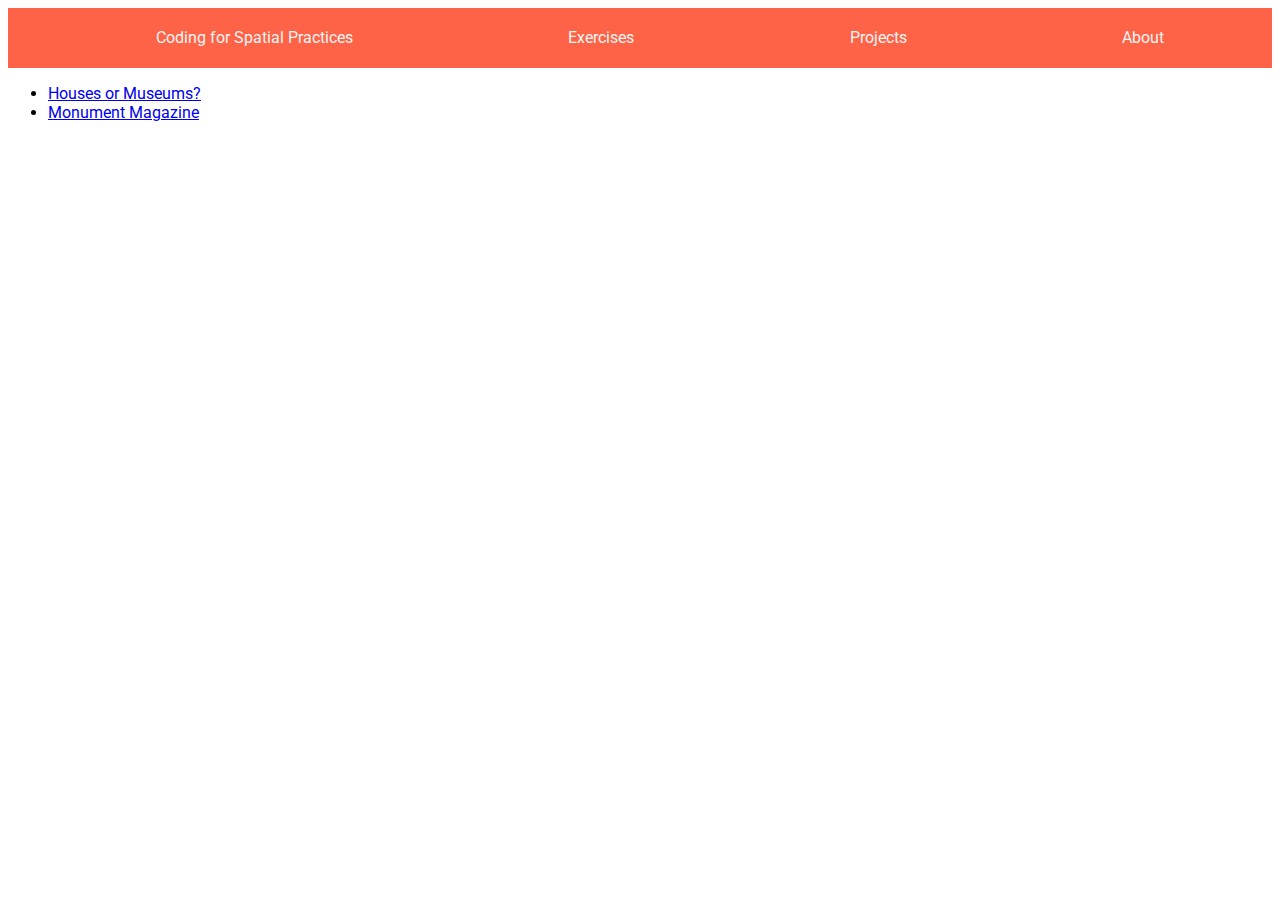
<file: index.html>
<!DOCTYPE html>
<html lang="en">
<head>
  <meta charset="UTF-8">
  <meta name="viewport" content="width=device-width, initial-scale=1.0">
  <title>Hello World</title>
  <link rel="preconnect" href="https://fonts.gstatic.com">
  <link href="https://fonts.googleapis.com/css2?family=Roboto&display=swap" rel="stylesheet">

  <link rel="stylesheet" href="css/style.css">
</head>
<body>
  
  <header>
    <ul class="container">
      <li><a href="#">Coding for Spatial Practices</a></li>
      <li><a href="#">Exercises</a></li>
      <li><a href="#">Projects</a></li>
      <li><a href="#">About</a></li>
    </ul>
  </header>

  <ul>
    <li>
      <a href="exercise-02/index.html">Houses or Museums?</a>
    </li>
    <li>
      <a href="project-03/index.html">Monument Magazine</a>
    </li>
  </ul>

</body>
</html>
</file>
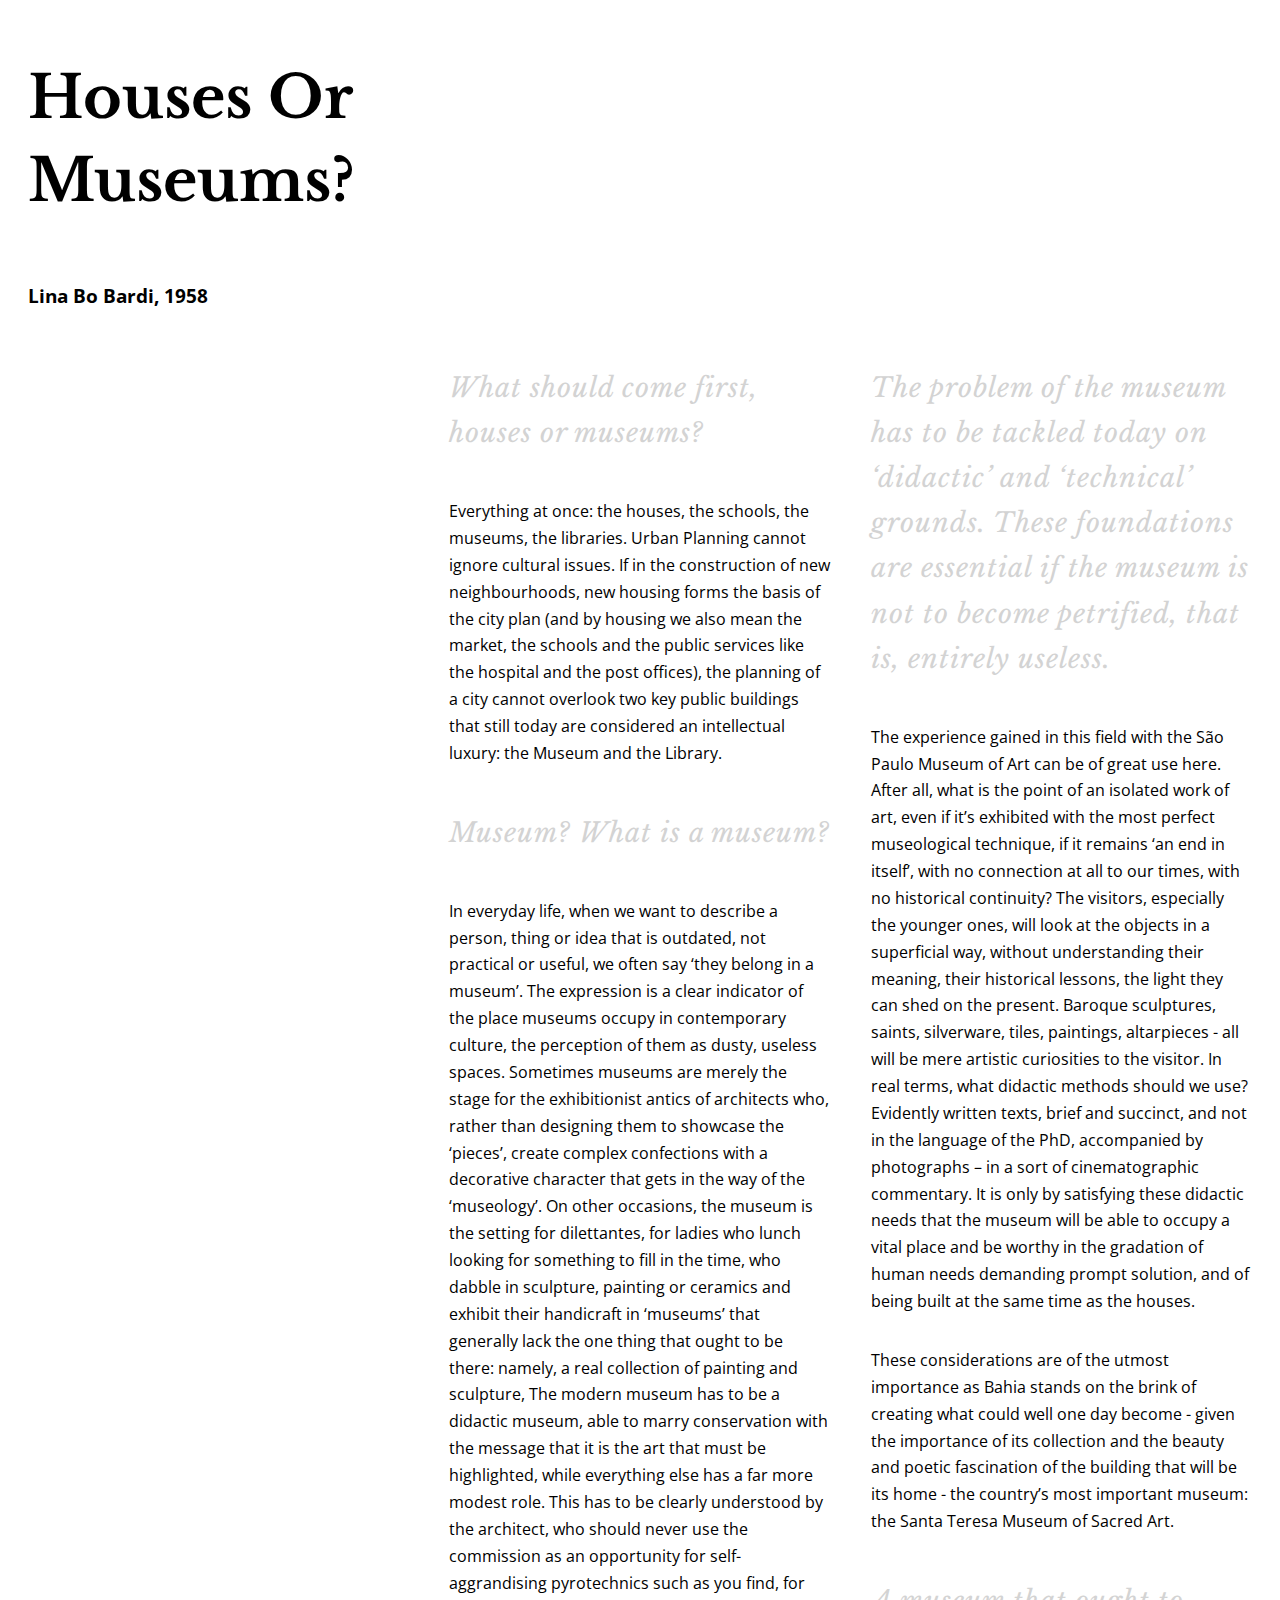
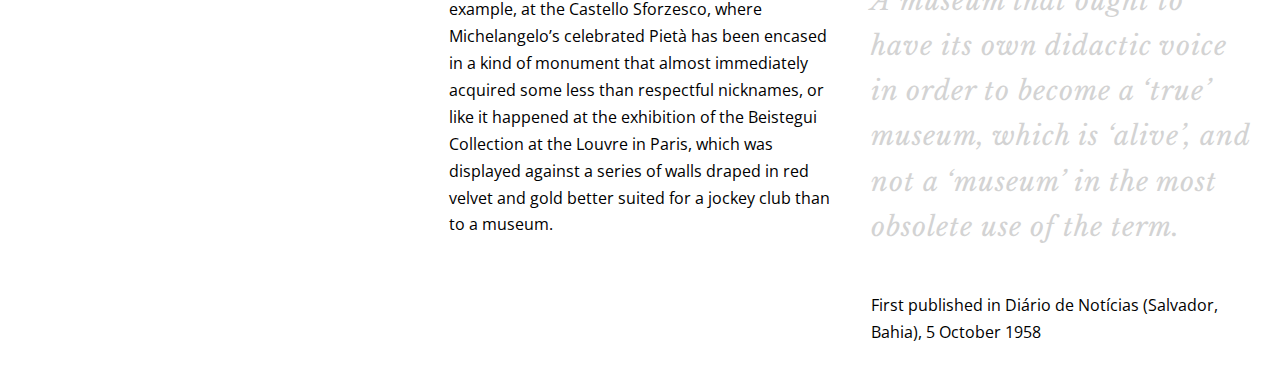
<file: exercise-02/index.html>
<!DOCTYPE html>
<html lang="en">
<head>
  <meta charset="UTF-8">
  <meta name="viewport" content="width=device-width, initial-scale=1.0">
  <title>Houses or Museums?</title>
  <!-- Google Fonts -->
  <link rel="preconnect" href="https://fonts.gstatic.com">
  <link href="https://fonts.googleapis.com/css2?family=Libre+Baskerville:ital,wght@0,400;0,700;1,400&family=Open+Sans&display=swap" rel="stylesheet">
  <!-- Custom Stylesheet -->
  <link rel="stylesheet" href="css/style.css">
</head>
<body>
  <div class="container">

    <!--   first row -->
    <div class="row title">
      <div class="column left">
        <h1>houses or museums?</h1>
        <h3>Lina Bo Bardi, 1958</h3>
      </div>
      <div class="column"></div>
      <div class="column"></div>
    </div>
  
    <!--   second row -->
    <div class="row">
      <div class="column"></div>
      <div class="column right">
        <p class="pullquote">What should come first, houses or museums? </p>
  
        <p>Everything at once: the houses, the schools, the museums, the libraries. Urban Planning cannot ignore cultural issues. If in the construction of new neighbourhoods, new housing forms the basis of the city plan (and by housing we also mean the market, the schools and the public services like the hospital and the post offices), the planning of a city cannot overlook two key public buildings that still today are considered an intellectual luxury: the Museum and the Library.</p>
        <p class="pullquote">Museum? What is a museum?</p>
  
        <p>In everyday life, when we want to describe a person, thing or idea that is outdated, not practical or useful, we often say ‘they belong in a museum’. The expression is a clear indicator of the place museums occupy in contemporary culture, the perception of them as dusty, useless spaces. Sometimes museums are merely the stage for the exhibitionist antics of architects who, rather than designing them to showcase the ‘pieces’, create complex confections with a decorative character that gets in the way of the ‘museology’. On other occasions, the museum is the setting for dilettantes, for ladies who lunch looking for something to fill in the time, who dabble in sculpture, painting or ceramics and exhibit their handicraft in ‘museums’ that generally lack the one thing that ought to be there: namely, a real collection of painting and sculpture, The modern museum has to be a didactic museum, able to marry conservation with the message that it is the art that must be highlighted, while everything else has a far more modest role. This has to be clearly understood by the architect, who should never use the commission as an opportunity for self-aggrandising pyrotechnics such as you find, for example, at the Castello Sforzesco, where Michelangelo’s celebrated Pietà has been encased in a kind of monument that almost immediately acquired some less than respectful nicknames, or like it happened at the exhibition of the Beistegui Collection at the Louvre in Paris, which was displayed against a series of walls draped in red velvet and gold better suited for a jockey club than to a museum.</p>
      </div>
      <div class="column ">
        <p class="pullquote">The problem of the museum has to be tackled today on ‘didactic’ and ‘technical’ grounds. These foundations are essential if the museum is not to become petrified, that is, entirely useless.</p>
  
        <p>The experience gained in this field with the São Paulo Museum of Art can be of great use here. After all, what is the point of an isolated work of art, even if it’s exhibited with the most perfect museological technique, if it remains ‘an end in itself’, with no connection at all to our times, with no historical continuity? The visitors, especially the younger ones, will look at the objects in a superficial way, without understanding their meaning, their historical lessons, the light they can shed on the present. Baroque sculptures, saints, silverware, tiles, paintings, altarpieces - all will be mere artistic curiosities to the visitor. In real terms, what didactic methods should we use? Evidently written texts, brief and succinct, and not in the language of the PhD, accompanied by photographs – in a sort of cinematographic commentary. It is only by satisfying these didactic needs that the museum will be able to occupy a vital place and be worthy in the gradation of human needs demanding prompt solution, and of being built at the same time as the houses.</p>
  
        <p>These considerations are of the utmost importance as Bahia stands on the brink of creating what could well one day become - given the importance of its collection and the beauty and poetic fascination of the building that will be its home - the country’s most important museum: the Santa Teresa Museum of Sacred Art.</p>
  
        <p class="pullquote">A museum that ought to have its own didactic voice in order to become a ‘true’ museum, which is ‘alive’, and not a ‘museum’ in the most obsolete use of the term.</p>
  
        <p>First published in Diário de Notícias (Salvador, Bahia), 5 October 1958</p>
      </div>
    </div>
  
  </div>
  </div>
</body>
</html>
</file>
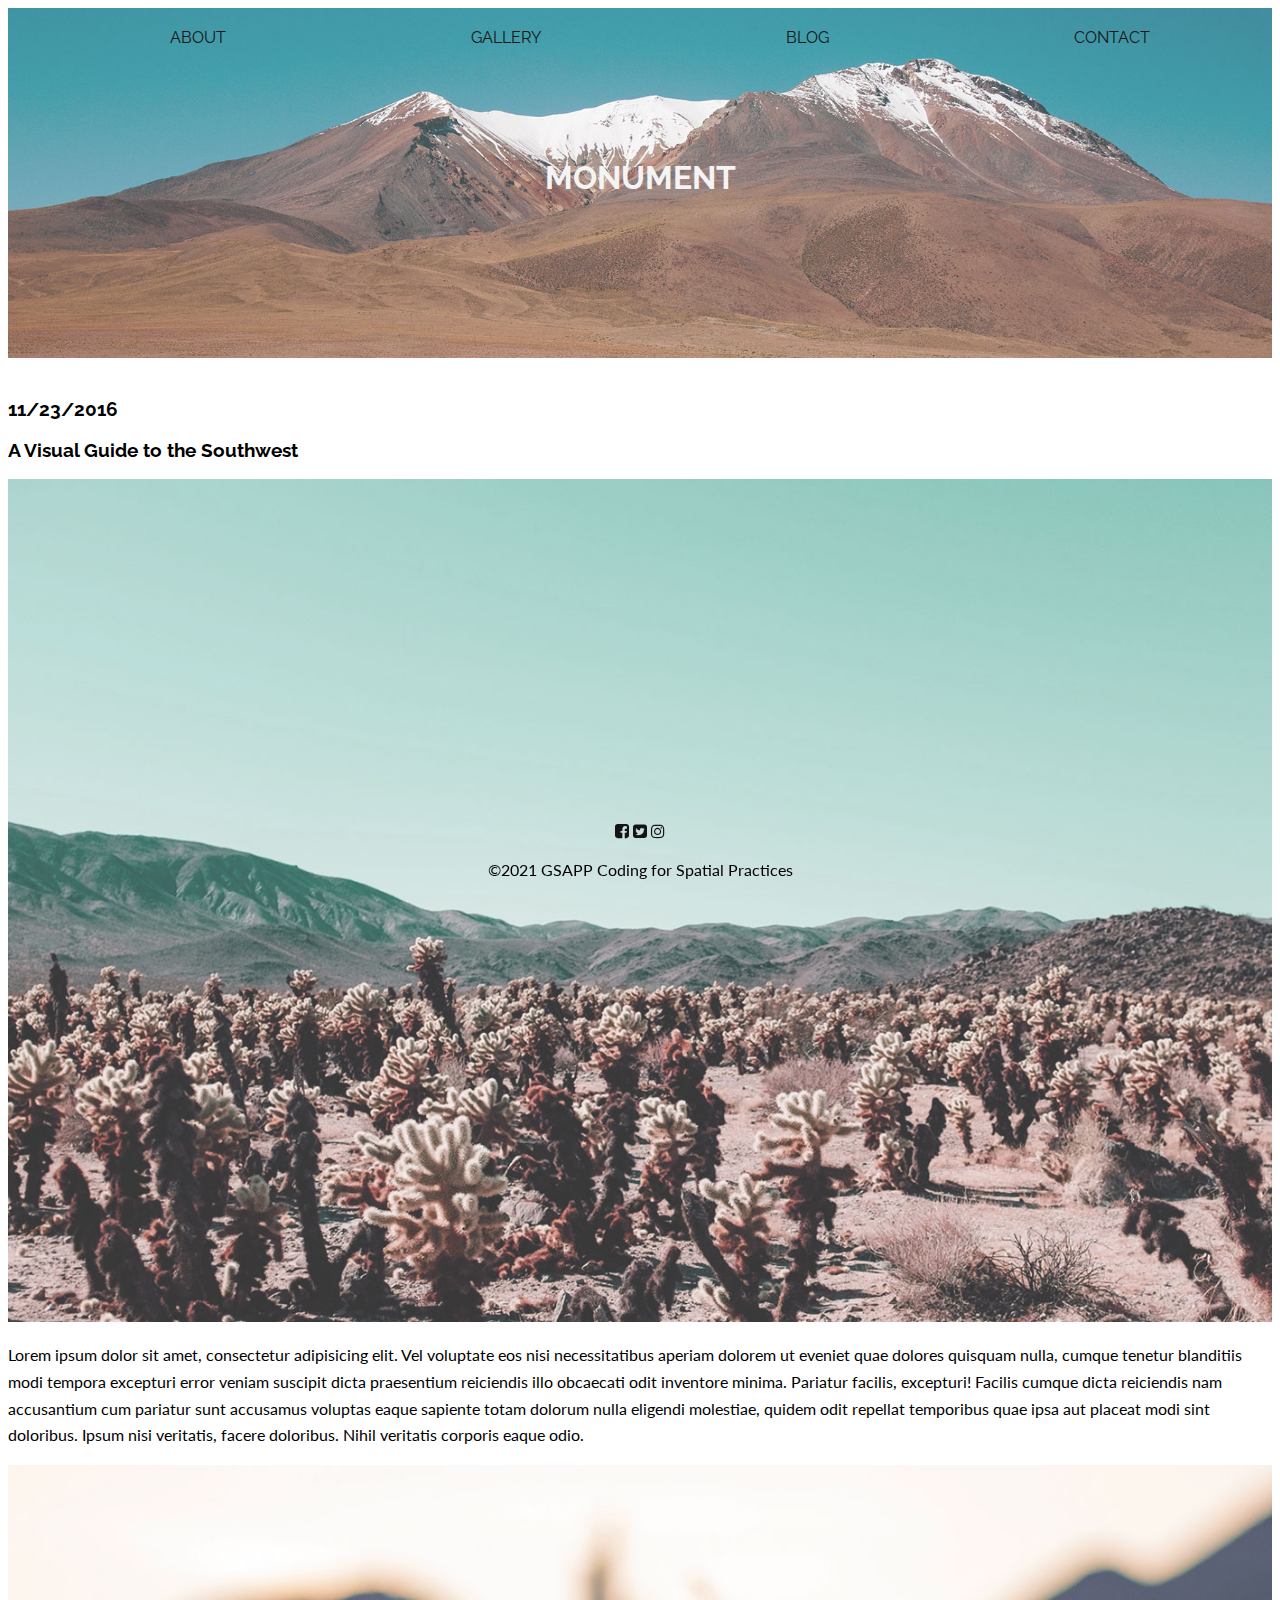
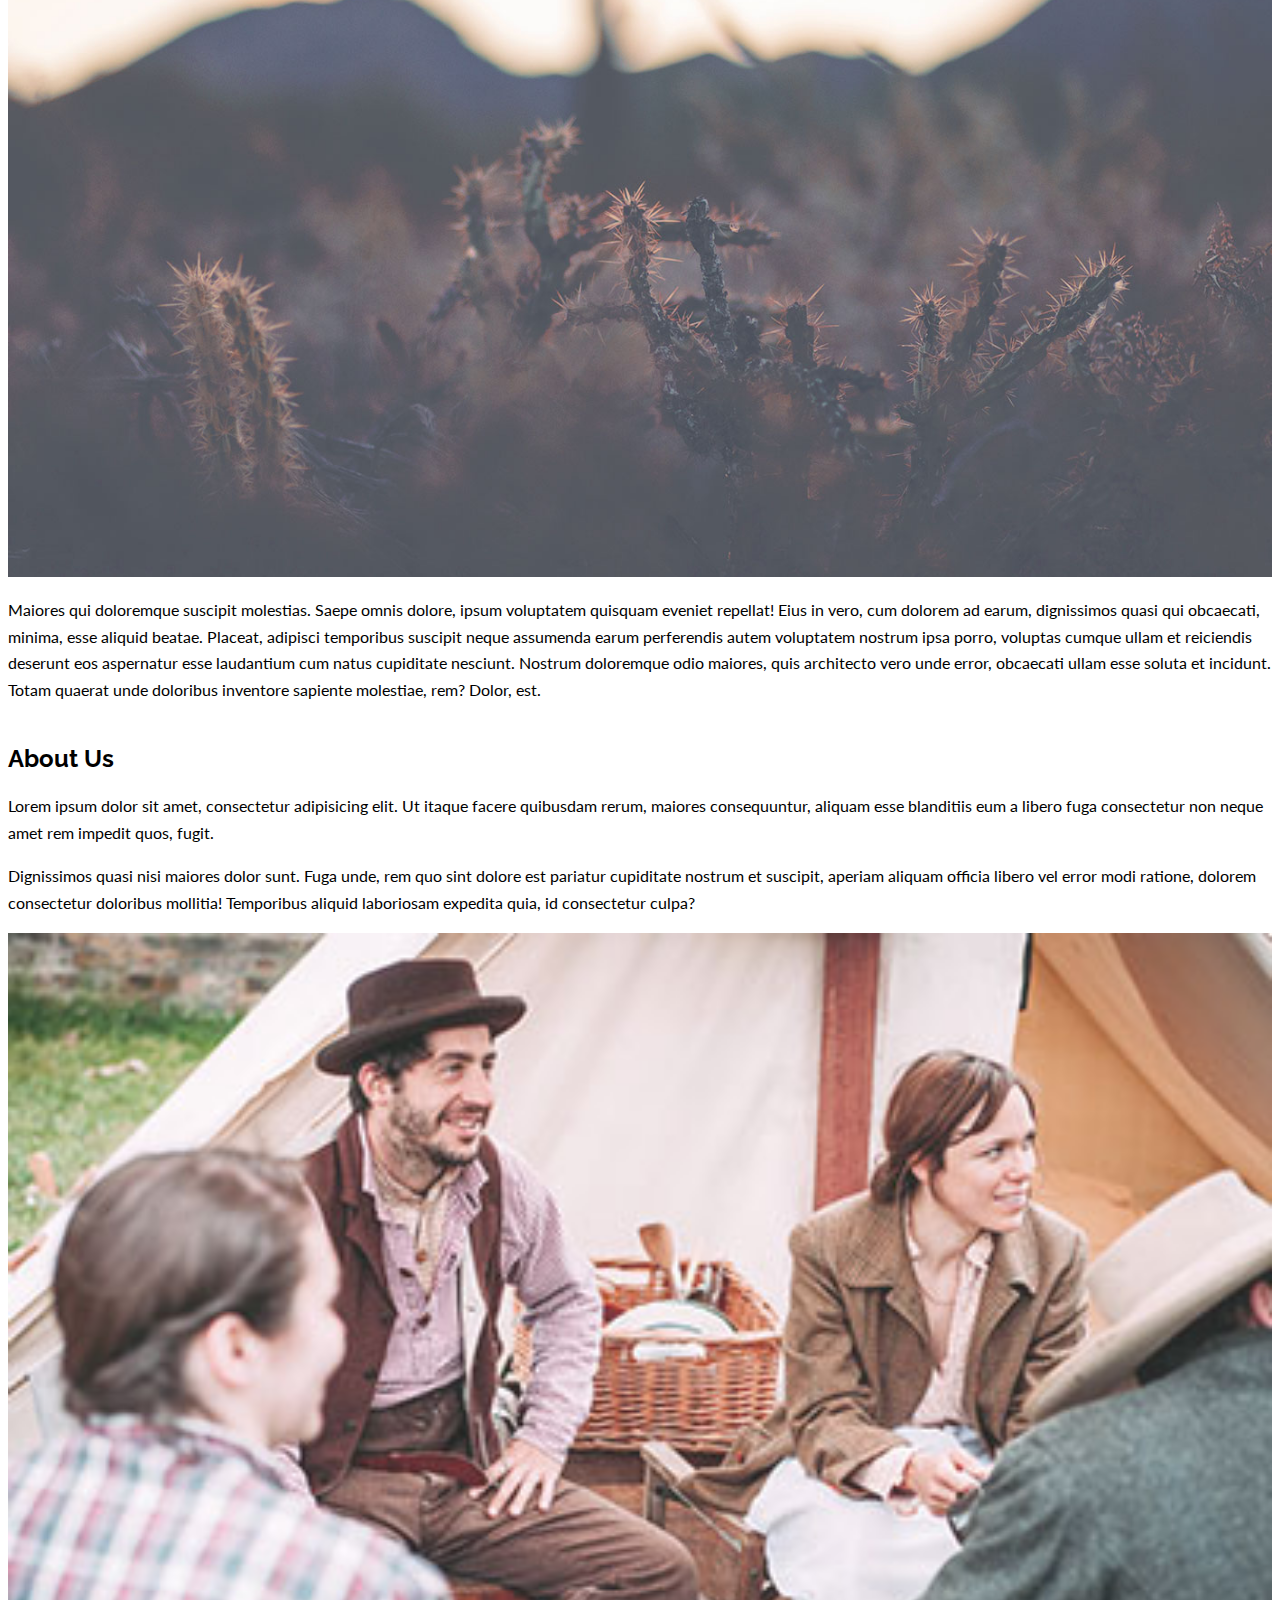
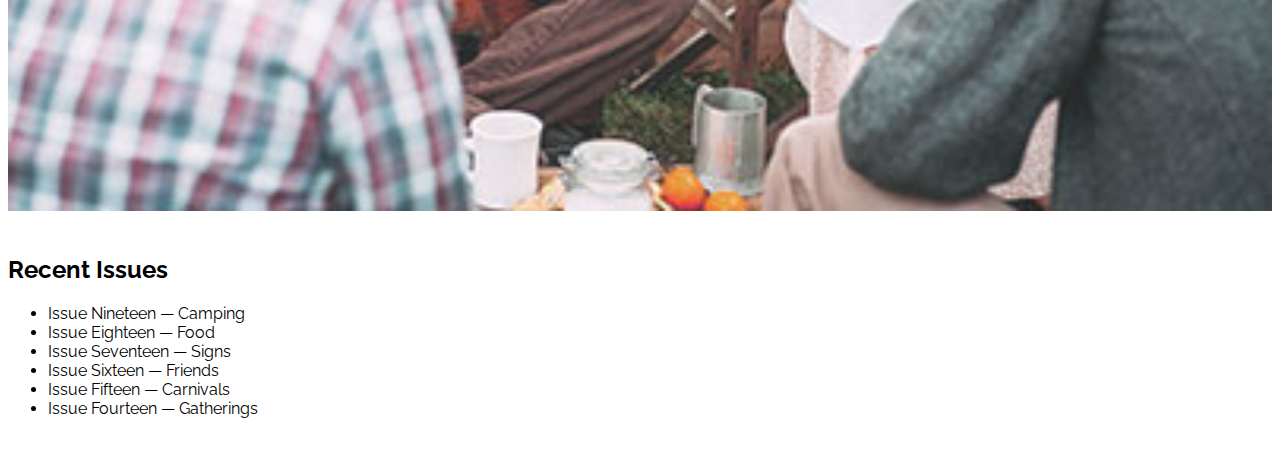
<file: project-03/index.html>
<!DOCTYPE html>
<html lang="en">
<head>
	<meta charset="UTF-8">
	<title>Monument | Home</title>
	
	<!-- Add link to Google Fonts here (Lato 400 and Raleway 400 and 600) -->
  <link rel="preconnect" href="https://fonts.gstatic.com">
  <link href="https://fonts.googleapis.com/css2?family=Lato&family=Raleway:wght@400;600&display=swap" rel="stylesheet">
	
	<!-- Link for FontAwesome has already bee added! -->
	<link rel="stylesheet" href="https://maxcdn.bootstrapcdn.com/font-awesome/4.7.0/css/font-awesome.min.css">
	<link rel="stylesheet" href="style.css">

</head>
<body>
  <div class="container">
    <!-- header -->
    <header>
      <ul class="container">
        <li><a href="#">About</a></li>
        <li><a href="#">Gallery</a></li>
        <li><a href="#">Blog</a></li>
        <li><a href="#">Contact</a></li>
      </ul>
      <h1>Monument</h1>
    </header>

    <!-- main content -->
    <main>
      <section class="main-content">
        <h3>11/23/2016</h3>
        <h3>A Visual Guide to the Southwest</h3>

        <!-- INSERT IMAGE: article_1.jpg (in images folder) -->
        <img src="images/blog_1.jpg" alt="">
        <p>
        Lorem ipsum dolor sit amet, consectetur adipisicing elit. Vel voluptate eos nisi necessitatibus aperiam dolorem ut eveniet quae dolores quisquam nulla, cumque tenetur blanditiis modi tempora excepturi error veniam suscipit dicta praesentium reiciendis illo obcaecati odit inventore minima. Pariatur facilis, excepturi! Facilis cumque dicta reiciendis nam accusantium cum pariatur sunt accusamus voluptas eaque sapiente totam dolorum nulla eligendi molestiae, quidem odit repellat temporibus quae ipsa aut placeat modi sint doloribus. Ipsum nisi veritatis, facere doloribus. Nihil veritatis corporis eaque odio.</p>

        <!-- INSERT IMAGE: article_2.jpg (in images folder) -->
        <img src="images/blog_2.jpg" alt="">
        <p>Maiores qui doloremque suscipit molestias. Saepe omnis dolore, ipsum voluptatem quisquam eveniet repellat! Eius in vero, cum dolorem ad earum, dignissimos quasi qui obcaecati, minima, esse aliquid beatae. Placeat, adipisci temporibus suscipit neque assumenda earum perferendis autem voluptatem nostrum ipsa porro, voluptas cumque ullam et reiciendis deserunt eos aspernatur esse laudantium cum natus cupiditate nesciunt. Nostrum doloremque odio maiores, quis architecto vero unde error, obcaecati ullam esse soluta et incidunt. Totam quaerat unde doloribus inventore sapiente molestiae, rem? Dolor, est.</p>
      </section>

      <section class="about-us">
        <h2>About Us</h2>
        <p>Lorem ipsum dolor sit amet, consectetur adipisicing elit. Ut itaque facere quibusdam rerum, maiores consequuntur, aliquam esse blanditiis eum a libero fuga consectetur non neque amet rem impedit quos, fugit.</p>
        <p>Dignissimos quasi nisi maiores dolor sunt. Fuga unde, rem quo sint dolore est pariatur cupiditate nostrum et suscipit, aperiam aliquam officia libero vel error modi ratione, dolorem consectetur doloribus mollitia! Temporibus aliquid laboriosam expedita quia, id consectetur culpa?</p>
        <!-- INSERT IMAGE: article_2.jpg (in images folder) -->
        <img src="images/about.jpg" alt="">
      </section>

      <section class="recent-issues">
        <h2>Recent Issues</h2>
          <ul>
            <li>Issue Nineteen &mdash; Camping</li>
            <li>Issue Eighteen &mdash; Food</li>
            <li>Issue Seventeen &mdash; Signs</li>
            <li>Issue Sixteen &mdash; Friends</li>
            <li>Issue Fifteen &mdash; Carnivals</li>
            <li>Issue Fourteen &mdash; Gatherings</li>
          </ul>
      </section>

    </main>

    <!-- footer -->
    <footer>
      <!-- Insert FontAwesome Icons -->
      <div class="social-links">
				<a href=""><i class="fa fa-facebook-square" aria-hidden="true"></i></a>
				<a href=""><i class="fa fa-twitter-square" aria-hidden="true"></i></a>
				<a href=""><i class="fa fa-instagram" aria-hidden="true"></i></a>
			</div>
      <p class="copyright">
        &copy;2021 GSAPP Coding for Spatial Practices
      </p>
    </footer>

  </div>
</body>
</html>
</file>
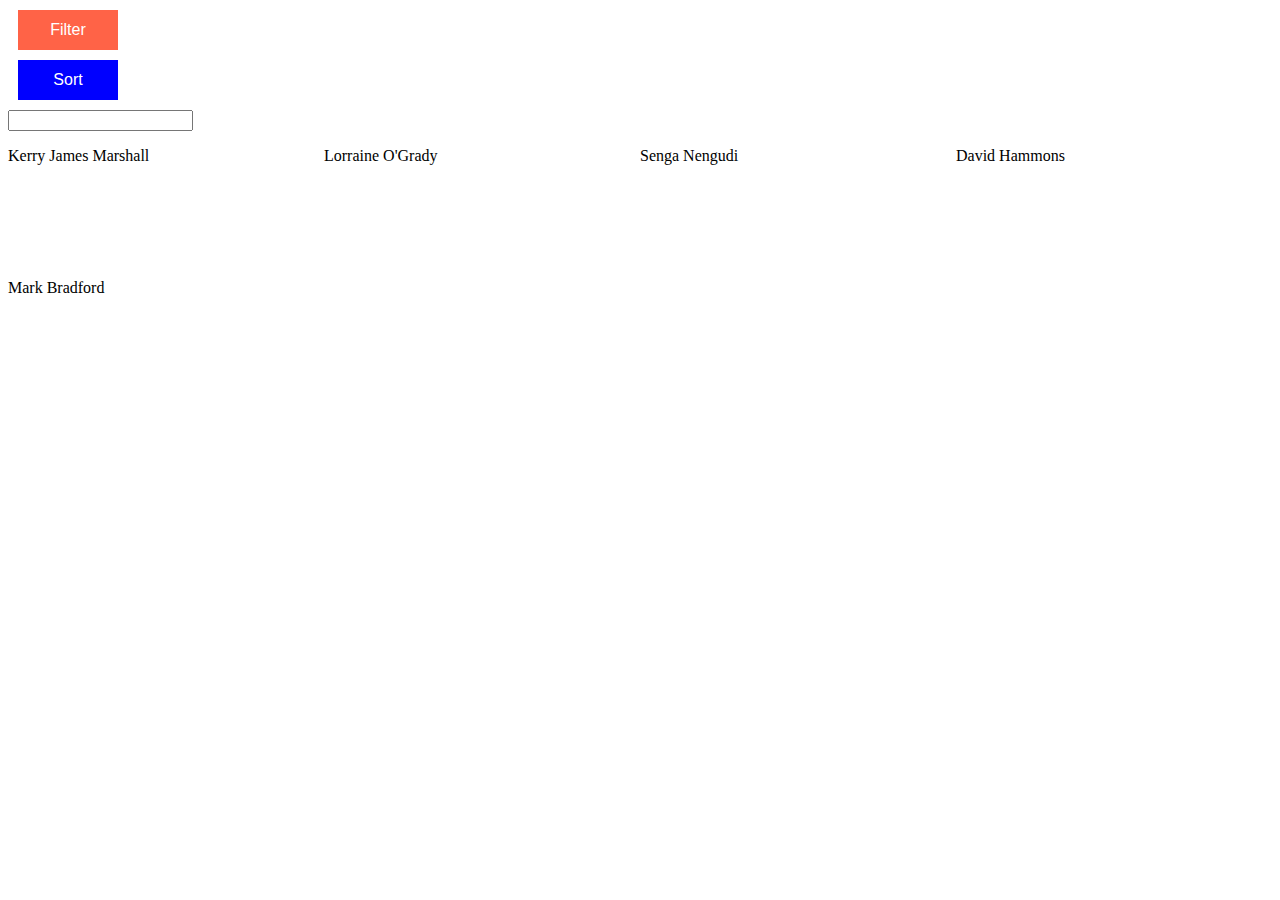
<file: project-04/index.html>
<!DOCTYPE html>
<html lang="en">
<head>
  <meta charset="UTF-8">
  <meta http-equiv="X-UA-Compatible" content="IE=edge">
  <meta name="viewport" content="width=device-width, initial-scale=1.0">
  <title>Document</title>
  <link rel="stylesheet" href="styles.css">
</head>
<body>
  <div class="filter-button">
    Filter
  </div>
  <div class="sort-button">
    Sort
  </div>

  <div class="search-bar">
    <input type="text">
  </div>

  <div class="artist-container"></div>

  <script src="artists.js"></script>
  <script src="script.js"></script>
</body>
</html>
</file>
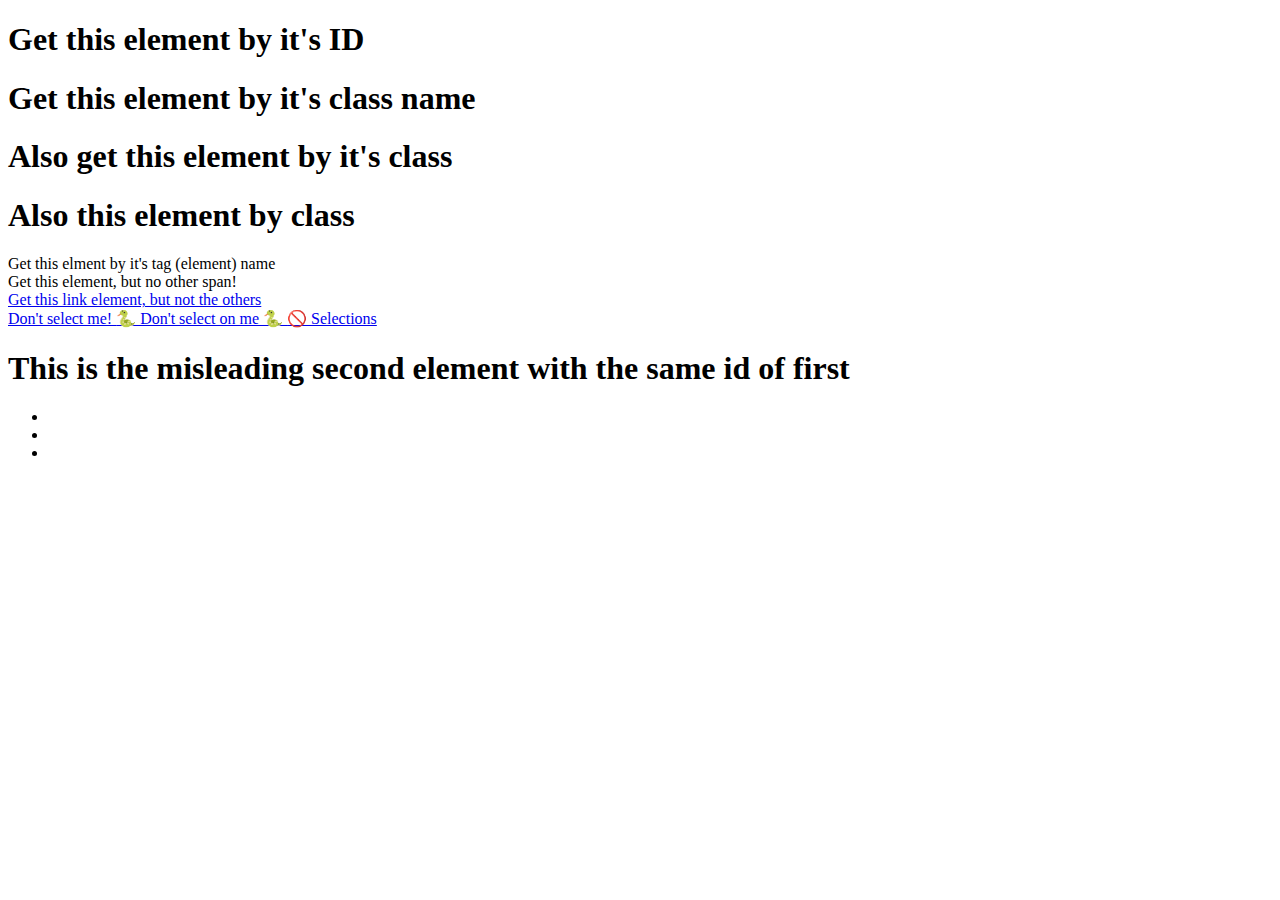
<file: week-07/index.html>
<!DOCTYPE html>
<html lang="en">
<head>
  <meta charset="UTF-8">
  <meta http-equiv="X-UA-Compatible" content="IE=edge">
  <meta name="viewport" content="width=device-width, initial-scale=1.0">
  <title>Document</title>
</head>
<body>
  
  <div class="elements">
    <h1 id="first"> Get this element by it's ID </h1>
    <h1 class="second">Get this element by it's class name</h1>
    <h1 class="second">Also get this element by it's class</h1>
    <h1 class="second">Also this element by class</h1>
    <span>Get this elment by it's tag (element) name</span>
  </div>
  
  <div>
    <span>
      Get this element, but no other span!
    </span>
  </div>
  
  <div>
    <a href="#link"> Get this link element, but not the others </a>
    <section>
      <a href="#plz-no"> Don't select me! </a>
      <a href="#false"> 🐍 Don't select on me 🐍 </a>
      <a href="#no-selecty"> 🚫 Selections </a>
    </section>
  </div>
  
  <div>
    <h1 id="first">This is the misleading second element with the same id of first</h1>
    <ul>
      <li data-target="#plz-no"></li>
      <li data-target="#false"></li>
      <li data-target="#selecty"></li>
    </ul>
  </div>

  <script src="script.js"></script>
</body>
</html>
</file>
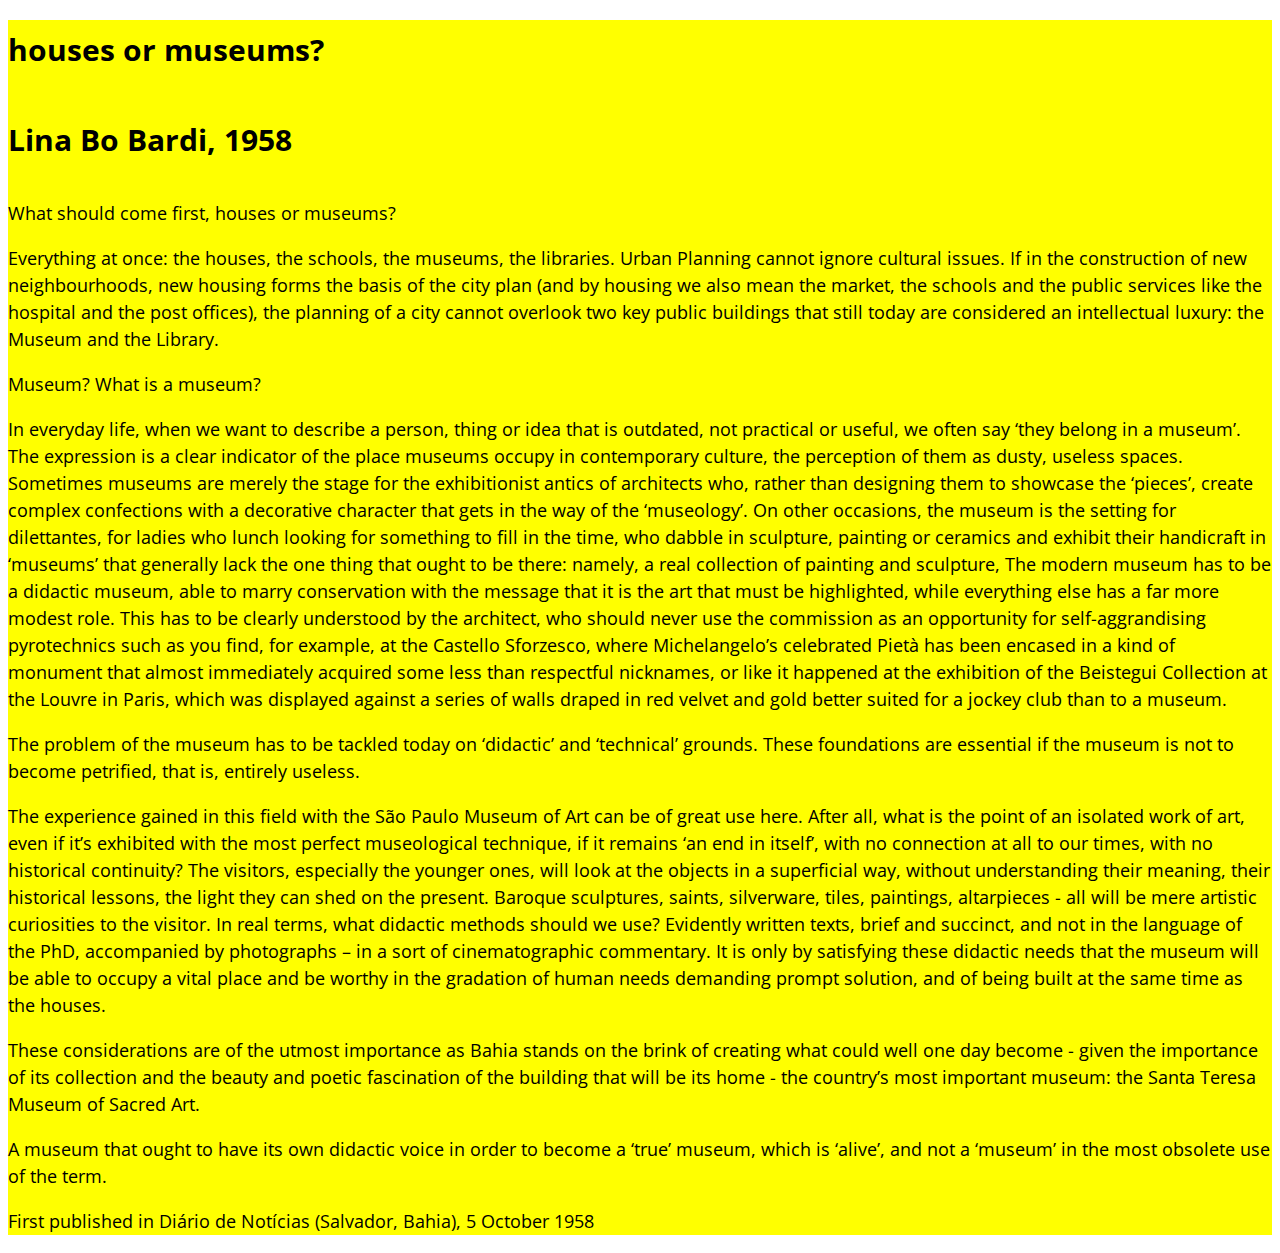
<file: week-09/index.html>
<!DOCTYPE html>
<html lang="en">
<head>
  <meta charset="UTF-8">
  <meta http-equiv="X-UA-Compatible" content="IE=edge">
  <meta name="viewport" content="width=device-width, initial-scale=1.0">
  <title>Document</title>
  <link rel="stylesheet" href="style.css">
</head>
<body>
  <div class="container">
    <h1>houses or museums?</h1>
    <h3>Lina Bo Bardi, 1958</h3>
  
    <p class="pullquote">What should come first, houses or museums? </p>
    <p>Everything at once: the houses, the schools, the museums, the libraries. Urban Planning cannot ignore cultural issues. If in the construction of new neighbourhoods, new housing forms the basis of the city plan (and by housing we also mean the market, the schools and the public services like the hospital and the post offices), the planning of a city cannot overlook two key public buildings that still today are considered an intellectual luxury: the Museum and the Library.</p>
  
    <p class="pullquote">Museum? What is a museum?</p>
  
    <p>In everyday life, when we want to describe a person, thing or idea that is outdated, not practical or useful, we often say ‘they belong in a museum’. The expression is a clear indicator of the place museums occupy in contemporary culture, the perception of them as dusty, useless spaces. Sometimes museums are merely the stage for the exhibitionist antics of architects who, rather than designing them to showcase the ‘pieces’, create complex confections with a decorative character that gets in the way of the ‘museology’. On other occasions, the museum is the setting for dilettantes, for ladies who lunch looking for something to fill in the time, who dabble in sculpture, painting or ceramics and exhibit their handicraft in ‘museums’ that generally lack the one thing that ought to be there: namely, a real collection of painting and sculpture, The modern museum has to be a didactic museum, able to marry conservation with the message that it is the art that must be highlighted, while everything else has a far more modest role. This has to be clearly understood by the architect, who should never use the commission as an opportunity for self-aggrandising pyrotechnics such as you find, for example, at the Castello Sforzesco, where Michelangelo’s celebrated Pietà has been encased in a kind of monument that almost immediately acquired some less than respectful nicknames, or like it happened at the exhibition of the Beistegui Collection at the Louvre in Paris, which was displayed against a series of walls draped in red velvet and gold better suited for a jockey club than to a museum.</p>
  
    <p class="pullquote">The problem of the museum has to be tackled today on ‘didactic’ and ‘technical’ grounds. These foundations are essential if the museum is not to become petrified, that is, entirely useless.</p>
  
    <p>The experience gained in this field with the São Paulo Museum of Art can be of great use here. After all, what is the point of an isolated work of art, even if it’s exhibited with the most perfect museological technique, if it remains ‘an end in itself’, with no connection at all to our times, with no historical continuity? The visitors, especially the younger ones, will look at the objects in a superficial way, without understanding their meaning, their historical lessons, the light they can shed on the present. Baroque sculptures, saints, silverware, tiles, paintings, altarpieces - all will be mere artistic curiosities to the visitor. In real terms, what didactic methods should we use? Evidently written texts, brief and succinct, and not in the language of the PhD, accompanied by photographs – in a sort of cinematographic commentary. It is only by satisfying these didactic needs that the museum will be able to occupy a vital place and be worthy in the gradation of human needs demanding prompt solution, and of being built at the same time as the houses.</p>
  
    <p>These considerations are of the utmost importance as Bahia stands on the brink of creating what could well one day become - given the importance of its collection and the beauty and poetic fascination of the building that will be its home - the country’s most important museum: the Santa Teresa Museum of Sacred Art.</p>
  
    <p class="pullquote">A museum that ought to have its own didactic voice in order to become a ‘true’ museum, which is ‘alive’, and not a ‘museum’ in the most obsolete use of the term.</p>
  
    <p>First published in Diário de Notícias (Salvador, Bahia), 5 October 1958</p>
  
  </div>
</body>
</html>
</file>
<file: css/style.css>
body {
  font-family: 'Roboto', sans-serif;
}

nav {
  height: 60px;
}

ul.container {
  display: flex;
  flex-wrap: nowrap;
  justify-content: space-around;
  
  list-style: none;
  background: tomato;
  margin: 0;
  line-height: 60px;
}

.container a {
  text-decoration: none;
  color: #F4F4F4;
}
</file>
<file: exercise-02/css/style.css>
@import url("https://fonts.googleapis.com/css2?family=Libre+Baskerville:ital,wght@0,400;0,700;1,400&family=Open+Sans&display=swap");

body {
  font-family: "Open Sans", sans-serif;
}

/* parent */

.row {
  display: flex;
  line-height: 1.68;
}

/* children */

.column {
  padding: 10px 20px;
  display: flex;
  flex-direction: column;
  flex: 1;
}

.left {
  /*     background: tomato; */
  height: 300px;
}

.right {
  /*     background: green; */
}

h1 {
  font-family: "Libre Baskerville", serif;
  text-transform: capitalize;
  font-size: 3.68em;
  line-height: 1.4em;
}

/* .title {
  position: fixed;
  top: 300px;
} */

.pullquote {
  color: #d3d3d3;
  font-family: "Libre Baskerville", serif;
  font-style: italic;
  letter-spacing: 1px;
  font-size: 1.68em;
}

/* .pullquote:hover {
  color: pink;
} */
</file>
<file: project-03/style.css>
/* ----------------------------------------
Base Styles
------------------------------------------- */

* {
	box-sizing: border-box;
}

html, body {
  font-family: 'Raleway', sans-serif;
}

/* ----------------------------------------
Header
------------------------------------------- */

header {
  background-repeat: no-repeat;
  background-position: center;
	background-size: cover;
  background-image: url('./images/blog_header_bg.jpg');
  height: 350px;
  margin-bottom: 40px;
}

ul.container {
  display: flex;
  flex-wrap: nowrap;
  justify-content: space-around;
  
  list-style: none;
  margin: 0;
  line-height: 60px;
}

.container a {
  text-decoration: none;
  color: #141414;
  text-transform: uppercase;
}

h1 {
  text-align: center;
  text-transform: uppercase;
  color: #f4f4f4;
  /* vertival align  */
  position: relative;
  top: 25%;
  transform: translateY(-50%);
}

img {
  width: 100%;
}

/* ----------------------------------------
Typography
------------------------------------------- */

p {
  font-family: 'Lato', sans-serif;
  line-height: 1.68;
}

section {
  margin-bottom: 40px;
}

/* ----------------------------------------
Footer
------------------------------------------- */

footer {
  text-align: center;
  width: 100%;
  position:fixed;
  bottom:0;
  left:0;
}
</file>
<file: project-04/styles.css>
.filter-button {
  margin: 10px;
  font-family: "helvetica", sans-serif;
  font-size: 1em;
  color: white;
  background-color: tomato;
  width: 100px;
  height: 40px;
  text-align: center;
  line-height: 40px;
}

.sort-button {
  margin: 10px;
  font-family: "helvetica", sans-serif;
  font-size: 1em;
  color: white;
  background-color: blue;
  width: 100px;
  height: 40px;
  text-align: center;
  line-height: 40px;
}

.artist-container {
  display: flex;
  flex-wrap: wrap;
}

p {
  width: 25%;
  height: 100px;
}
</file>
<file: week-09/style.css>
@import url("https://fonts.googleapis.com/css2?family=Libre+Baskerville:ital,wght@0,400;0,700;1,400&family=Open+Sans&display=swap");

body {
  font-family: "Open Sans", sans-serif;
  font-size: 12px;
  line-height: 12px;
}

.container {
  /* width: 80%; */
  background-color: yellow;
}

h1, h3 {
  font-size: 2.5em;
  line-height: 2em;
}

p {
  font-size: 1.5em;
  line-height: 1.5em;
}

@media screen and (max-width: 660px){
  .container {
    /* width: 100%; */
    background-color: tomato;
  }
}

@media screen and (max-width: 450px){
  .container {
    /* width: 100%; */
    background-color: green;
  }
}
</file>
